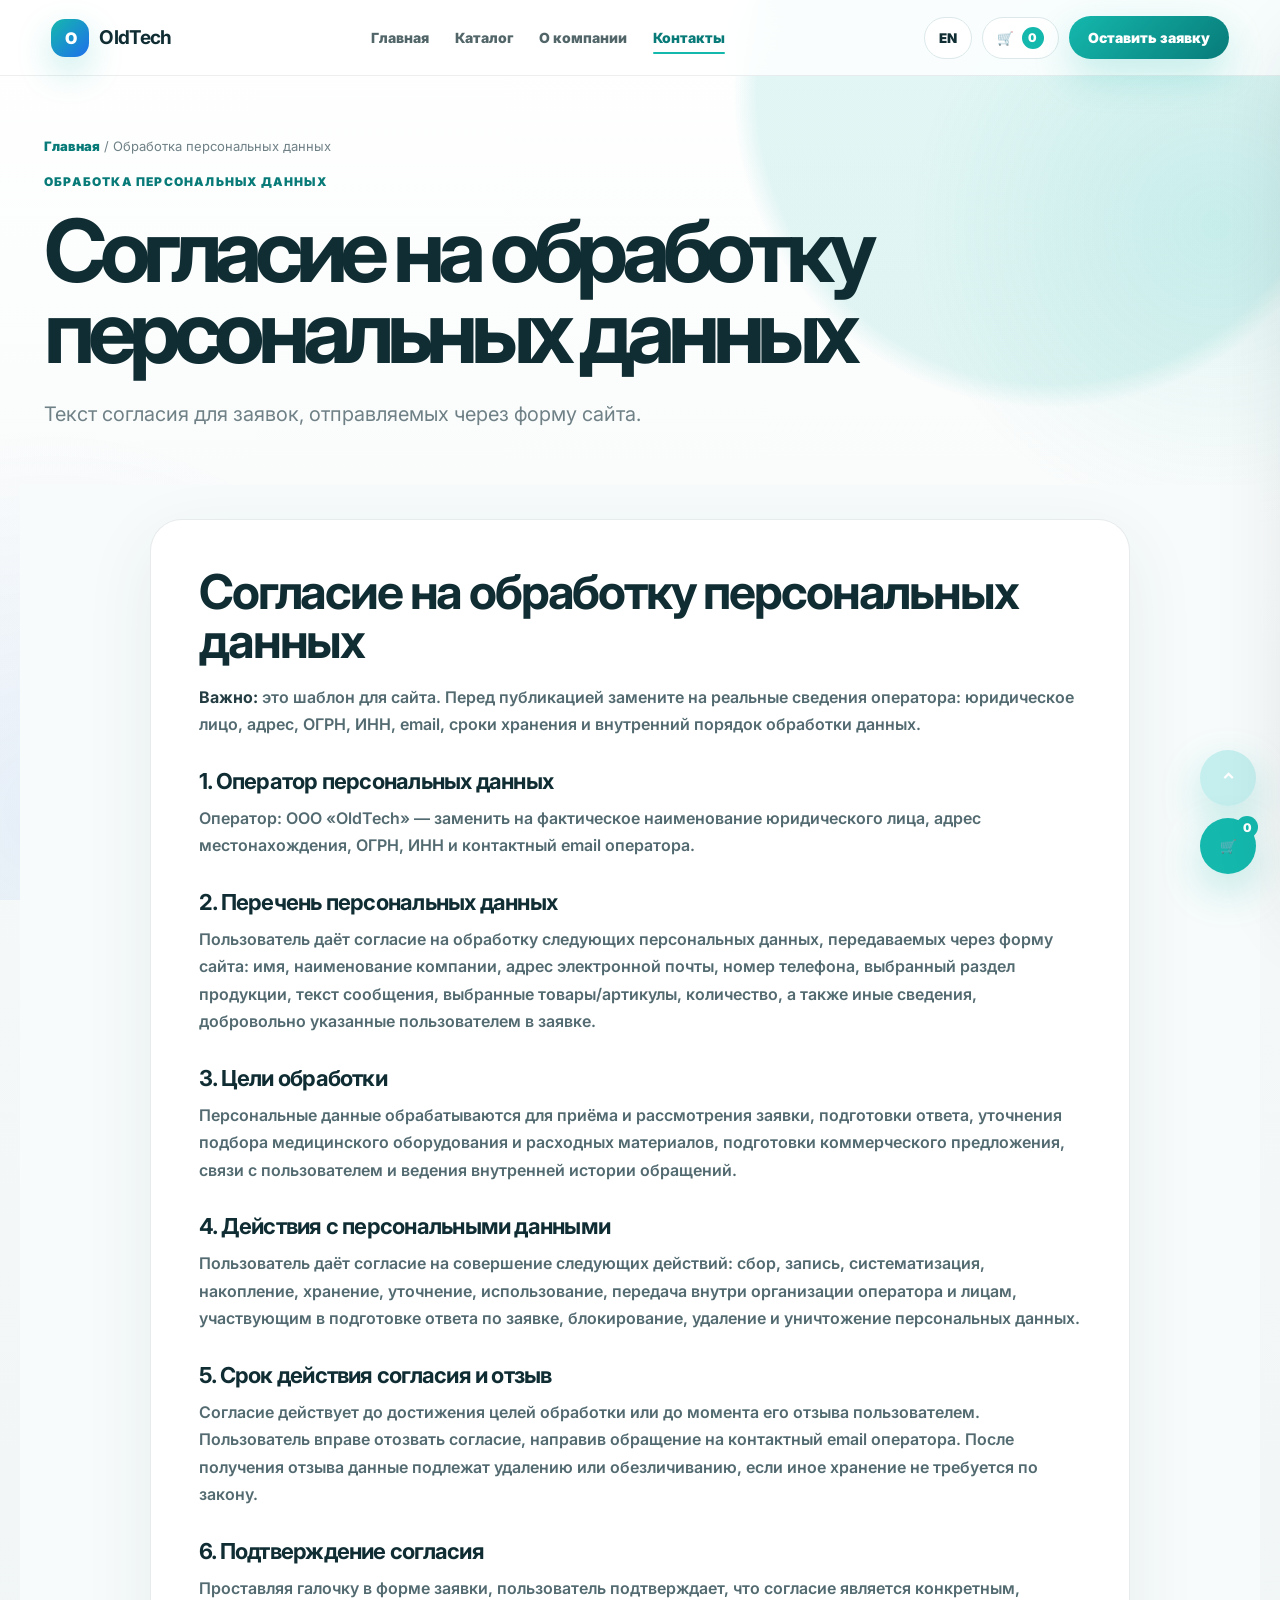
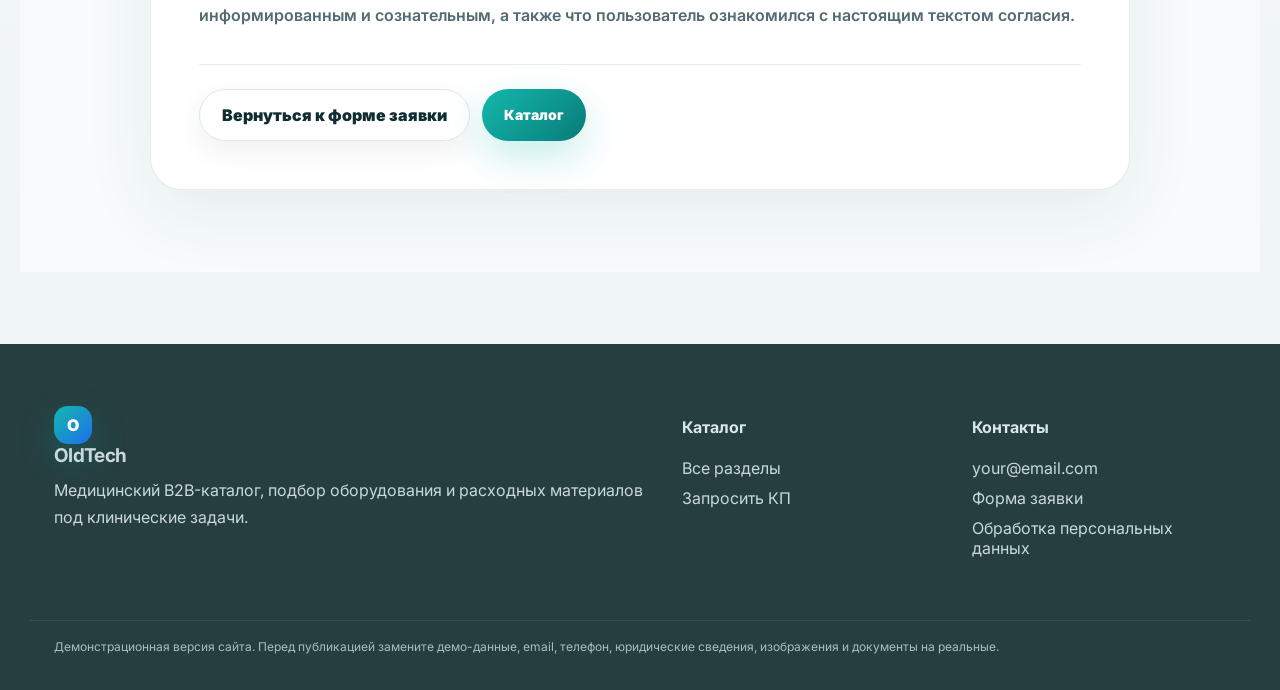
<file: personal-data.html>
<!DOCTYPE html>
<html lang="ru">
<head>
  <meta charset="UTF-8" />
  <meta name="viewport" content="width=device-width, initial-scale=1.0" />
  <meta name="description" content="Согласие на обработку персональных данных для сайта OldTech." />
  <title>Согласие на обработку персональных данных — OldTech</title>
  <link rel="preconnect" href="https://fonts.googleapis.com">
  <link rel="preconnect" href="https://fonts.gstatic.com" crossorigin>
  <link href="https://fonts.googleapis.com/css2?family=Inter:wght@400;500;600;700;800;900&display=swap" rel="stylesheet">
  <link rel="stylesheet" href="styles.css" />
  <script src="products-data.js"></script>
</head>
<body>
  <script src="script.js"></script>
</body>
</html>
</file>
<file: styles.css>
:root{
  --bg:#f5f8f8;
  --surface:#ffffff;
  --surface-2:#f8fbfb;
  --ink:#0f2d33;
  --ink-2:#263f45;
  --muted:#6f8186;
  --line:#dce8ea;
  --teal:#14b8ad;
  --teal-dark:#087b79;
  --aqua:#dff8f4;
  --blue:#1f6feb;
  --gold:#c99943;
  --shadow:0 18px 50px rgba(15,45,51,.08);
  --shadow-strong:0 30px 90px rgba(15,45,51,.14);
  --radius:26px;
}
*{box-sizing:border-box}
html{scroll-behavior:smooth}
body{
  margin:0;
  font-family:Inter,system-ui,-apple-system,BlinkMacSystemFont,"Segoe UI",sans-serif;
  background:
    radial-gradient(circle at 82% 4%,rgba(20,184,173,.12) 0 12%,transparent 13%),
    linear-gradient(180deg,#fff 0%,#f5f8f8 42%,#edf3f4 100%);
  color:var(--ink);
}
body.cart-open{overflow:hidden}
a{text-decoration:none;color:inherit}
button,input,textarea,select{font-family:inherit}
img{max-width:100%;display:block}
.page-bg{position:fixed;inset:0;z-index:-1;pointer-events:none;background:radial-gradient(circle at 95% 25%,rgba(20,184,173,.12),transparent 22%),radial-gradient(circle at 4% 90%,rgba(31,111,235,.08),transparent 26%)}

/* Header */
.topbar{
  position:sticky;top:0;z-index:80;
  display:flex;align-items:center;justify-content:space-between;gap:24px;
  padding:16px clamp(18px,4vw,64px);
  background:rgba(255,255,255,.78);
  border-bottom:1px solid rgba(15,45,51,.08);
  backdrop-filter:blur(20px);
}
.logo{display:flex;align-items:center;gap:10px;font-weight:900;letter-spacing:-.04em}
.logo span{width:38px;height:38px;border-radius:14px;display:grid;place-items:center;background:linear-gradient(135deg,var(--teal),var(--blue));color:#fff;box-shadow:0 14px 34px rgba(20,184,173,.25)}
.logo strong{font-size:19px}
.topbar nav{display:flex;gap:26px;color:#526669;font-weight:850;font-size:14px}
.topbar nav a{position:relative}
.topbar nav a:after{content:"";position:absolute;left:0;right:0;bottom:-8px;height:2px;border-radius:3px;background:var(--teal);transform:scaleX(0);transform-origin:left;transition:.22s}
.topbar nav a.active,.topbar nav a:hover{color:var(--teal-dark)}
.topbar nav a.active:after,.topbar nav a:hover:after{transform:scaleX(1)}
.top-actions{display:flex;align-items:center;gap:10px}
.lang-toggle,.basket-button{
  border:1px solid var(--line);background:#fff;color:var(--ink);font-weight:900;
  min-height:42px;border-radius:999px;padding:0 14px;cursor:pointer;transition:.22s;
}
.basket-button{display:flex;gap:8px;align-items:center}
.cart-count{display:inline-grid;place-items:center;min-width:22px;height:22px;border-radius:999px;background:var(--teal);color:#fff;font-size:12px;padding:0 6px}
.lang-toggle:hover,.basket-button:hover{transform:translateY(-2px);box-shadow:0 12px 30px rgba(15,45,51,.08)}
.top-cta,.btn-primary{
  display:inline-flex;align-items:center;justify-content:center;gap:10px;
  padding:13px 19px;border-radius:999px;border:0;background:linear-gradient(135deg,var(--teal),var(--teal-dark));
  color:#fff;font-weight:900;font-size:14px;transition:.24s;box-shadow:0 16px 38px rgba(20,184,173,.24);cursor:pointer
}
.top-cta:hover,.btn-primary:hover{transform:translateY(-2px);box-shadow:0 22px 54px rgba(20,184,173,.28)}
.btn{display:inline-flex;align-items:center;justify-content:center;gap:10px;padding:15px 22px;border-radius:999px;font-weight:900;transition:.22s;border:none;cursor:pointer}
.btn-secondary{background:#fff;color:var(--ink);box-shadow:0 10px 28px rgba(38,62,64,.07);border:1px solid var(--line)}
.btn-secondary:hover{transform:translateY(-3px);box-shadow:var(--shadow)}

/* Typography */
.hero,.section,.page-hero,.product-page{max-width:1240px;margin:0 auto;padding-left:24px;padding-right:24px}
.eyebrow{font-size:12px;font-weight:950;text-transform:uppercase;letter-spacing:.1em;color:var(--teal-dark);margin:0 0 18px}
h1,h2,h3,p{margin-top:0}
h1{font-size:clamp(44px,6.8vw,92px);line-height:.93;letter-spacing:-.085em;margin-bottom:24px}
h2{font-size:clamp(31px,4.2vw,58px);line-height:1.02;letter-spacing:-.06em;margin-bottom:18px}
h3{font-size:22px;line-height:1.18;letter-spacing:-.035em;margin-bottom:10px}
p{color:var(--muted);line-height:1.72}
.lead{font-size:20px;max-width:760px}
.actions{display:flex;gap:14px;flex-wrap:wrap;margin:32px 0}
.badges{display:flex;gap:10px;flex-wrap:wrap}
.pill,.badges span{
  padding:9px 12px;border-radius:999px;background:#fff;border:1px solid var(--line);
  font-size:13px;font-weight:850;color:#50676b;
}

/* Top MRI scroll section */
.mri-scroll-section{
  position:relative;
  background:#fff;
  min-height:420vh;
  overflow:clip;
}
.mri-pin{
  min-height:100vh;
  width:100%;
  display:flex;
  flex-direction:column;
  align-items:center;
  justify-content:center;
  padding:54px 24px 34px;
  background:#fff;
}
.mri-centered-copy{
  max-width:980px;
  text-align:center;
  margin:0 auto 18px;
  z-index:2;
}
.mri-centered-copy .lead{margin-left:auto;margin-right:auto}
.mri-stage{
  width:min(68vw,1120px);
  max-width:1120px;
  aspect-ratio:1/1;
  display:flex;
  align-items:center;
  justify-content:center;
  background:#fff;
  position:relative;
  z-index:1;
}
.mri-stage:before{
  content:"";
  position:absolute;
  inset:8%;
  background:radial-gradient(circle,rgba(20,184,173,.06),rgba(255,255,255,0) 65%);
  z-index:-1;
}
.mri-video{
  width:100%;
  height:100%;
  object-fit:contain;
  display:block;
  background:#fff;
  border:0;
  outline:0;
}
.scroll-cue{
  color:#6d7c81;
  font-size:13px;
  font-weight:900;
  letter-spacing:.06em;
  text-transform:uppercase;
  margin-top:-8px;
  animation:cuedrop 1.9s ease-in-out infinite;
}
@keyframes cuedrop{50%{transform:translateY(6px);opacity:.55}}

/* Dashboard */
.section{padding-top:82px;padding-bottom:82px}
.intro-dashboard{padding-top:90px}
.dashboard-card{
  background:linear-gradient(145deg,#fff,#f8fbfb);
  border:1px solid rgba(15,45,51,.08);
  border-radius:42px;
  box-shadow:var(--shadow);
  padding:44px;
  display:grid;
  grid-template-columns:1.1fr .9fr;
  gap:34px;
  align-items:center;
  position:relative;
  overflow:hidden;
}
.dashboard-card:before{
  content:"";position:absolute;width:420px;height:420px;border-radius:50%;right:-150px;top:-150px;
  background:radial-gradient(circle,rgba(20,184,173,.16),transparent 68%);
}
.dashboard-card>*{position:relative}
.overview-grid{display:grid;grid-template-columns:repeat(3,1fr);gap:14px}
.overview-grid div{background:#fff;border:1px solid var(--line);border-radius:22px;padding:18px;transition:.22s}
.overview-grid div:hover{transform:translateY(-5px);box-shadow:var(--shadow)}
.overview-grid b{display:block;font-size:18px;color:var(--teal-dark);margin-bottom:6px}
.overview-grid span{color:var(--muted);font-size:13px;line-height:1.35}

/* Cards */
.section-head{display:grid;grid-template-columns:.65fr 1.35fr;gap:36px;align-items:end;margin-bottom:34px}
.category-grid{display:grid;grid-template-columns:repeat(3,1fr);gap:18px}
.cat-card{
  position:relative;min-height:260px;background:#fff;border-radius:var(--radius);
  padding:26px 28px;overflow:hidden;border:1px solid rgba(38,62,64,.08);
  box-shadow:0 14px 40px rgba(38,62,64,.06);transition:.25s;display:flex;flex-direction:column
}
.modern-card:hover,.cat-card:hover{transform:translateY(-8px);box-shadow:var(--shadow-strong);border-color:rgba(20,184,173,.25)}
.cat-card h3{max-width:92%;min-height:58px;font-size:22px;line-height:1.16;z-index:2}
.cat-card .plus{color:var(--teal);font-size:30px;font-weight:950;line-height:1;margin:2px 0 12px;z-index:2;transition:.22s}
.cat-card:hover .plus{transform:rotate(90deg) scale(1.12)}
.cat-card p{max-width:68%;font-size:15px;line-height:1.58;display:-webkit-box;-webkit-line-clamp:3;-webkit-box-orient:vertical;overflow:hidden;z-index:2;margin-bottom:72px}
.cat-card img{position:absolute;right:14px;bottom:12px;width:155px;height:118px;object-fit:contain;opacity:.95;z-index:1;pointer-events:none;transition:.3s}
.cat-card:hover img{transform:translateY(-5px) scale(1.05)}
.cat-card:after{content:"";position:absolute;right:-26px;bottom:-34px;width:185px;height:142px;border-radius:70px 0 24px 0;background:linear-gradient(135deg,rgba(20,184,173,.08),rgba(235,247,255,.9));z-index:0}
.cat-meta{position:absolute;left:28px;bottom:22px;max-width:70%;z-index:3}

/* Pages */
.page-hero{padding-top:62px;padding-bottom:34px}
.compact-page-hero{padding-bottom:14px}
.breadcrumbs{font-size:13px;color:var(--muted);margin-bottom:18px}
.breadcrumbs a{font-weight:900;color:var(--teal-dark)}
.quick-filter-row{display:flex;flex-wrap:wrap;gap:10px;margin-top:26px}
.quick-filter-chip{
  border:1px solid var(--line);background:#fff;border-radius:999px;padding:11px 15px;
  font-weight:900;color:#4f6469;cursor:pointer;transition:.22s;
}
.quick-filter-chip:hover,.quick-filter-chip.active{background:var(--ink);color:#fff;border-color:var(--ink);transform:translateY(-2px)}
.catalog-layout{display:grid;grid-template-columns:280px 1fr;gap:30px;align-items:start}
.sidebar{position:sticky;top:94px;max-height:calc(100vh - 110px);overflow:auto;padding-right:8px}
.filter-title{font-size:28px;font-weight:950;letter-spacing:-.04em;margin-bottom:20px}
.filter-block{background:rgba(255,255,255,.74);border:1px solid rgba(225,234,236,.95);border-radius:18px;padding:14px;margin-bottom:12px;box-shadow:0 10px 26px rgba(15,45,51,.04)}
.filter-block summary{cursor:pointer;font-weight:900;color:#40575b}
.filter-options{display:grid;gap:8px;margin-top:12px;max-height:240px;overflow:auto}
.filter-label{display:flex;align-items:flex-start;gap:9px;font-weight:750;color:#40575b;cursor:pointer;font-size:13px;line-height:1.28}
.filter-label input{accent-color:var(--teal);margin-top:2px}
.search-row{display:grid;grid-template-columns:1fr auto;gap:12px;margin-bottom:14px}
.search-row input,.sortbar input,select{
  border:1px solid transparent;outline:none;background:#fff;border-radius:18px;padding:15px 18px;
  font-family:inherit;color:var(--ink);box-shadow:0 6px 20px rgba(38,62,64,.04);transition:.22s
}
.search-row input:focus,select:focus{border-color:rgba(20,184,173,.45);box-shadow:0 0 0 4px rgba(20,184,173,.1)}
.sortbar{display:flex;align-items:center;justify-content:space-between;gap:14px;flex-wrap:wrap;background:#fff;border-radius:22px;padding:14px 18px;margin-bottom:18px;box-shadow:0 8px 24px rgba(38,62,64,.05)}
.sortbar small{color:var(--muted)}
.product-grid{display:grid;grid-template-columns:repeat(3,1fr);gap:18px;align-items:stretch}
.product-card{
  min-height:440px;background:#fff;border-radius:var(--radius);padding:22px;display:flex;flex-direction:column;transition:.25s;
  box-shadow:0 12px 32px rgba(38,62,64,.06);border:1px solid rgba(38,62,64,.06);overflow:hidden
}
.product-link-area{display:flex;flex-direction:column;flex:1}
.product-image{height:172px;display:flex;align-items:center;justify-content:center;margin:0 0 18px;border-radius:22px;background:linear-gradient(180deg,#fff,#f6fbfc);overflow:hidden}
.product-image img{max-height:152px;max-width:94%;object-fit:contain;transition:.28s}
.product-card:hover .product-image img{transform:scale(1.05)}
.product-kicker{min-height:32px;font-size:12px;line-height:1.25;font-weight:950;color:var(--teal);margin-bottom:10px;display:-webkit-box;-webkit-line-clamp:2;-webkit-box-orient:vertical;overflow:hidden}
.product-card h3{font-size:19px;line-height:1.28;min-height:74px;display:-webkit-box;-webkit-line-clamp:3;-webkit-box-orient:vertical;overflow:hidden;margin-bottom:12px}
.product-card p{min-height:24px;font-size:15px;display:-webkit-box;-webkit-line-clamp:1;-webkit-box-orient:vertical;overflow:hidden}
.price{font-weight:950;color:#98a5a9;margin-top:auto}
.buy-row{display:flex;align-items:center;justify-content:space-between;gap:10px;margin-top:18px}
.cart-btn{width:58px;height:58px;border-radius:22px 0 22px 22px;border:none;background:linear-gradient(135deg,var(--teal),var(--teal-dark));color:white;font-size:24px;cursor:pointer;transition:.22s;box-shadow:0 14px 34px rgba(20,184,173,.22)}
.cart-btn:hover{transform:scale(1.06) rotate(-3deg);box-shadow:0 20px 44px rgba(20,184,173,.30)}
.no-results{grid-column:1/-1;background:#fff;border-radius:24px;padding:34px;text-align:center;color:var(--muted)}

/* Product detail */
.product-page{padding-top:34px;padding-bottom:74px}
.product-main{display:grid;grid-template-columns:1.1fr .9fr;gap:28px;align-items:start}
.info-panel,.media-panel,.doc-panel,.variants-panel,.form-card,.modern-panel{
  background:#fff;border-radius:30px;padding:32px;box-shadow:0 14px 42px rgba(38,62,64,.06);border:1px solid rgba(38,62,64,.06)
}
.info-panel h1{font-size:clamp(34px,4.2vw,54px);line-height:1.04}
.purpose-block{margin-top:30px}
.purpose-block b{display:block;margin-bottom:10px}
.media-panel{padding:18px}
.product-big-img{height:430px;border-radius:24px;background:linear-gradient(180deg,#fff,#f7fbfc);display:flex;align-items:center;justify-content:center;overflow:hidden}
.product-big-img img{width:90%;height:90%;object-fit:contain}
.doc-panel{margin-top:16px;padding:0;overflow:hidden}
.accordion{border:0;background:#fff;width:100%;text-align:left;padding:24px 28px;display:flex;align-items:center;justify-content:space-between;font-weight:950;cursor:pointer;color:var(--ink);font-family:inherit;font-size:16px}
.accordion-content{display:none;padding:0 28px 26px}
.doc-panel.open .accordion-content{display:block}
.spec-grid{display:grid;grid-template-columns:repeat(2,1fr);gap:10px;margin-top:22px}
.spec-grid div{background:#f7fbfc;border:1px solid var(--line);border-radius:16px;padding:12px}
.spec-grid b{display:block;font-size:12px;color:#6f8186;margin-bottom:6px}
.variants-panel{margin-top:28px;padding:0;overflow:hidden}
.table-heading{padding:26px 26px 10px}
.table-heading h2{font-size:28px;margin-bottom:6px}
.table-title,.variant-row{display:grid;grid-template-columns:1.7fr 1fr 1fr 1fr .9fr;gap:18px;align-items:center}
.table-title{padding:18px 26px;color:#859296;font-size:13px;font-weight:950}
.variant-row{min-height:86px;background:#fff;margin:0 0 10px;padding:22px 26px;border-top:1px solid #eef3f4}
.variant-row b{display:block}
.variant-row small{color:var(--muted)}
.btn-mini-cart{border:0;border-radius:999px;background:var(--ink);color:#fff;font-weight:900;padding:10px 14px;cursor:pointer;transition:.22s}
.btn-mini-cart:hover{background:var(--teal-dark);transform:translateY(-2px)}
.form-card{display:grid;grid-template-columns:.9fr 1.1fr;gap:34px}
.form{display:grid;gap:12px}
.form input,.form textarea,.form select{width:100%;border:1px solid var(--line);border-radius:16px;padding:15px 16px;font-family:inherit;background:#fff}
.form textarea{min-height:190px}

/* Basket */
.cart-backdrop{position:fixed;inset:0;background:rgba(3,18,22,.34);backdrop-filter:blur(5px);z-index:120;opacity:0;pointer-events:none;transition:.22s}
.cart-drawer{
  position:fixed;right:18px;top:18px;bottom:18px;width:min(440px,calc(100vw - 36px));
  background:#fff;border:1px solid var(--line);border-radius:30px;box-shadow:var(--shadow-strong);z-index:130;
  transform:translateX(calc(100% + 40px));transition:.28s ease;display:flex;flex-direction:column;overflow:hidden
}
.cart-open .cart-backdrop{opacity:1;pointer-events:auto}
.cart-open .cart-drawer{transform:translateX(0)}
.cart-head{display:flex;justify-content:space-between;align-items:flex-start;padding:26px 26px 14px;border-bottom:1px solid var(--line)}
.drawer-close{border:0;background:#f3f7f8;border-radius:50%;width:38px;height:38px;font-size:25px;line-height:1;cursor:pointer}
.cart-items{padding:16px;overflow:auto;flex:1}
.cart-empty{padding:30px;text-align:center;color:var(--muted);background:#f8fbfb;border-radius:22px}
.cart-item{display:grid;grid-template-columns:1fr auto;gap:10px;background:#f8fbfb;border:1px solid var(--line);border-radius:20px;padding:14px;margin-bottom:10px}
.cart-item b{display:block;font-size:14px;line-height:1.25}
.cart-item small{display:block;color:var(--muted);margin-top:6px}
.cart-qty{display:flex;align-items:center;gap:8px;background:#fff;border:1px solid var(--line);border-radius:999px;padding:5px}
.cart-qty button{border:0;background:transparent;font-weight:950;cursor:pointer;width:24px;height:24px}
.cart-remove{grid-column:1/-1;justify-self:start;border:0;background:transparent;color:#a33;font-weight:900;cursor:pointer}
.cart-actions{display:flex;gap:10px;padding:16px;border-top:1px solid var(--line)}
.cart-actions .btn{flex:1}
.toast{position:fixed;left:50%;bottom:28px;transform:translate(-50%,20px);z-index:200;background:var(--ink);color:#fff;border-radius:999px;padding:12px 18px;font-weight:900;box-shadow:var(--shadow);opacity:0;pointer-events:none;transition:.22s}
.toast.visible{opacity:1;transform:translate(-50%,0)}
.float-buttons{position:fixed;right:24px;bottom:26px;display:grid;gap:12px;z-index:70}
.float-buttons a,.float-buttons button{width:56px;height:56px;border-radius:50%;border:0;background:var(--teal);display:grid;place-items:center;color:white;font-weight:950;box-shadow:0 16px 40px rgba(20,184,173,.25);cursor:pointer}
.float-buttons a:first-child{background:#c5eeee;color:#fff}
.float-buttons button{position:relative}
.float-buttons .cart-count{position:absolute;right:-2px;top:-2px}

.footer{margin-top:72px;background:#263e40;color:#d8e7e9}
.footer-grid{max-width:1220px;margin:0 auto;padding:52px 24px;display:grid;grid-template-columns:1.4fr .6fr .6fr;gap:36px}
.footer a{display:block;margin:10px 0;color:#c8d8dc}
.footer p{color:#c8d8dc}
.footer-note{max-width:1220px;margin:0 auto;padding:18px 24px 36px;color:#a8bdc2;font-size:12px;border-top:1px solid rgba(255,255,255,.09)}

.reveal{opacity:0;transform:translateY(22px);transition:opacity .65s ease,transform .65s ease}
.reveal.visible{opacity:1;transform:translateY(0)}
.hidden{display:none!important}

@media(max-width:1120px){
  .topbar nav{display:none}
  .top-cta{display:none}
  .mri-stage{width:min(86vw,900px)}
  .catalog-layout,.product-main,.form-card,.dashboard-card{grid-template-columns:1fr}
  .sidebar{position:relative;top:auto;max-height:none}
  .category-grid,.product-grid{grid-template-columns:repeat(2,1fr)}
}
@media(max-width:680px){
  .topbar{padding:12px 14px}
  .logo strong{display:none}
  h1{font-size:42px}
  .lead{font-size:17px}
  .mri-pin{padding:46px 16px 24px;justify-content:center}
  .mri-stage{width:96vw}
  .mri-scroll-section{min-height:360vh}
  .category-grid,.product-grid{grid-template-columns:1fr}
  .overview-grid{grid-template-columns:1fr}
  .dashboard-card{padding:28px;border-radius:30px}
  .section-head{grid-template-columns:1fr}
  .search-row{grid-template-columns:1fr}
  .table-title{display:none}
  .variant-row{grid-template-columns:1fr}
  .footer-grid{grid-template-columns:1fr}
  .spec-grid{grid-template-columns:1fr}
  .cat-card p{max-width:72%}
  .cat-card img{width:130px;height:96px}
  .product-card{min-height:auto}
}
@media(prefers-reduced-motion:reduce){
  *{animation:none!important;transition:none!important;scroll-behavior:auto!important}
  .reveal{opacity:1;transform:none}
  .mri-scroll-section{min-height:auto}
  .mri-pin{min-height:auto}
}


/* MRI hero fixed: centered, no cut-off, text over blurred animation */
.mri-scroll-section.mri-top-section{
  min-height:440vh;
  background:#fff;
  overflow:visible;
}

.mri-scroll-section .mri-pin{
  min-height:100svh;
  height:100svh;
  width:100%;
  padding:0;
  display:flex;
  align-items:center;
  justify-content:center;
  background:#fff;
  overflow:hidden;
}

.mri-visual-wrap{
  position:relative;
  width:100%;
  height:100svh;
  min-height:720px;
  display:grid;
  place-items:center;
  overflow:hidden;
  background:#fff;
  isolation:isolate;
}

.mri-visual-wrap:before{
  content:"";
  position:absolute;
  inset:0;
  background:
    radial-gradient(circle at 50% 46%, rgba(20,184,173,.10), transparent 34%),
    linear-gradient(180deg, rgba(255,255,255,.93) 0%, rgba(255,255,255,.74) 44%, rgba(255,255,255,.96) 100%);
  z-index:1;
  pointer-events:none;
}

.mri-video-bg{
  position:absolute;
  left:50%;
  top:52%;
  width:min(118vw,1780px);
  height:min(118vh,1180px);
  transform:translate(-50%,-50%) scale(1.05);
  object-fit:contain;
  filter:blur(18px) saturate(.92) brightness(1.09);
  opacity:.34;
  z-index:0;
  pointer-events:none;
  background:#fff;
}

.mri-stage{
  position:absolute;
  left:50%;
  top:54%;
  transform:translate(-50%,-50%);
  width:min(86vw,1280px);
  height:min(68vh,760px);
  max-height:760px;
  aspect-ratio:auto;
  display:flex;
  align-items:center;
  justify-content:center;
  background:transparent;
  z-index:2;
  pointer-events:none;
}

.mri-stage:before{
  display:none;
}

.mri-video{
  width:100%;
  height:100%;
  object-fit:contain;
  object-position:center center;
  background:transparent;
  filter:drop-shadow(0 28px 60px rgba(15,45,51,.08));
}

.mri-centered-copy{
  position:relative;
  z-index:4;
  width:min(1040px,calc(100vw - 36px));
  max-width:1040px;
  text-align:center;
  padding:34px 36px 30px;
  margin:0 auto;
  border:1px solid rgba(220,232,234,.78);
  border-radius:34px;
  background:rgba(255,255,255,.70);
  backdrop-filter:blur(16px);
  -webkit-backdrop-filter:blur(16px);
  box-shadow:0 30px 90px rgba(15,45,51,.12);
}

.mri-centered-copy h1{
  font-size:clamp(44px,6.6vw,94px);
  line-height:.92;
  letter-spacing:-.09em;
  margin-bottom:18px;
  color:var(--ink);
  text-wrap:balance;
}

.mri-centered-copy .lead{
  max-width:760px;
  margin:0 auto;
  color:#536a70;
  font-weight:650;
}

.hero-overlay-actions{
  display:flex;
  justify-content:center;
  flex-wrap:wrap;
  gap:12px;
  margin-top:22px;
}

.mri-visual-wrap .scroll-cue{
  position:absolute;
  left:50%;
  bottom:24px;
  transform:translateX(-50%);
  z-index:5;
  color:#5b7075;
  background:rgba(255,255,255,.72);
  border:1px solid rgba(220,232,234,.8);
  border-radius:999px;
  padding:10px 14px;
  backdrop-filter:blur(10px);
  -webkit-backdrop-filter:blur(10px);
}

@media(max-width:1100px){
  .mri-visual-wrap{
    min-height:680px;
  }

  .mri-stage{
    top:57%;
    width:96vw;
    height:min(60vh,650px);
  }

  .mri-centered-copy{
    width:min(920px,calc(100vw - 28px));
    padding:28px 24px;
  }
}

@media(max-width:680px){
  .mri-scroll-section.mri-top-section{
    min-height:380vh;
  }

  .mri-visual-wrap{
    min-height:620px;
  }

  .mri-centered-copy{
    padding:22px 18px;
    border-radius:26px;
    background:rgba(255,255,255,.78);
  }

  .mri-centered-copy h1{
    font-size:clamp(36px,12vw,54px);
    letter-spacing:-.075em;
  }

  .mri-centered-copy .lead{
    font-size:15.5px;
  }

  .mri-stage{
    top:62%;
    width:106vw;
    height:min(48vh,460px);
  }

  .mri-video-bg{
    width:150vw;
    height:94vh;
    filter:blur(16px) brightness(1.1);
    opacity:.28;
  }

  .hero-overlay-actions .btn{
    width:100%;
  }
}


/* New uploaded animation layout: title first, animation below, no cutoff */
.mri-title-first.mri-scroll-section{
  min-height:440vh;
  background:#fff;
  overflow:visible;
}

.mri-title-first .mri-pin{
  min-height:100svh;
  height:100svh;
  padding:0;
  overflow:hidden;
  background:
    radial-gradient(circle at 50% 62%, rgba(20,184,173,.08), transparent 38%),
    linear-gradient(180deg,#ffffff 0%,#fbfdfd 48%,#ffffff 100%);
}

.mri-title-first .mri-visual-wrap{
  position:relative;
  width:100%;
  height:100svh;
  min-height:720px;
  display:flex;
  flex-direction:column;
  align-items:center;
  justify-content:flex-start;
  padding:clamp(72px,8vh,104px) 24px 32px;
  overflow:hidden;
  background:transparent;
}

.mri-title-first .mri-visual-wrap:before{
  content:"";
  position:absolute;
  inset:0;
  background:
    linear-gradient(180deg, rgba(255,255,255,.98) 0%, rgba(255,255,255,.88) 30%, rgba(255,255,255,.82) 72%, rgba(255,255,255,.98) 100%),
    radial-gradient(circle at 50% 68%, rgba(20,184,173,.12), transparent 40%);
  z-index:1;
  pointer-events:none;
}

.mri-title-first .mri-centered-copy{
  position:relative;
  z-index:5;
  width:min(1120px,calc(100vw - 36px));
  max-width:1120px;
  text-align:center;
  padding:0;
  margin:0 auto clamp(18px,3vh,32px);
  border:0;
  border-radius:0;
  background:transparent;
  backdrop-filter:none;
  -webkit-backdrop-filter:none;
  box-shadow:none;
}

.mri-title-first .mri-centered-copy .eyebrow{
  margin-bottom:12px;
}

.mri-title-first .mri-centered-copy h1{
  font-size:clamp(42px,6.2vw,86px);
  line-height:.94;
  letter-spacing:-.085em;
  max-width:1050px;
  margin:0 auto 16px;
  color:var(--ink);
  text-wrap:balance;
  text-shadow:0 12px 38px rgba(255,255,255,.95);
}

.mri-title-first .mri-centered-copy .lead{
  max-width:760px;
  margin:0 auto;
  color:#5a7075;
  font-weight:650;
  text-shadow:0 4px 18px rgba(255,255,255,.95);
}

.mri-title-first .hero-overlay-actions{
  margin-top:20px;
}

.mri-title-first .mri-stage{
  position:relative;
  left:auto;
  top:auto;
  transform:none;
  z-index:3;
  width:min(88vw,1240px);
  height:clamp(340px,52svh,650px);
  max-height:650px;
  display:flex;
  align-items:center;
  justify-content:center;
  background:transparent;
  pointer-events:none;
  flex:0 0 auto;
}

.mri-title-first .mri-video{
  width:100%;
  height:100%;
  max-width:100%;
  max-height:100%;
  object-fit:contain;
  object-position:center center;
  background:transparent;
  filter:drop-shadow(0 30px 70px rgba(15,45,51,.11));
}

.mri-title-first .mri-video-bg{
  position:absolute;
  left:50%;
  top:65%;
  width:min(120vw,1700px);
  height:min(80vh,900px);
  transform:translate(-50%,-50%) scale(1.08);
  object-fit:contain;
  object-position:center center;
  filter:blur(22px) saturate(.96) brightness(1.08);
  opacity:.28;
  z-index:0;
  pointer-events:none;
  background:#fff;
}

.mri-title-first .scroll-cue{
  position:absolute;
  left:50%;
  bottom:24px;
  transform:translateX(-50%);
  z-index:6;
  color:#5b7075;
  background:rgba(255,255,255,.76);
  border:1px solid rgba(220,232,234,.9);
  border-radius:999px;
  padding:10px 14px;
  backdrop-filter:blur(10px);
  -webkit-backdrop-filter:blur(10px);
}

@media(max-width:1100px){
  .mri-title-first .mri-visual-wrap{
    min-height:680px;
    padding-top:80px;
  }

  .mri-title-first .mri-stage{
    width:96vw;
    height:clamp(320px,48svh,580px);
  }
}

@media(max-width:680px){
  .mri-title-first.mri-scroll-section{
    min-height:390vh;
  }

  .mri-title-first .mri-visual-wrap{
    min-height:640px;
    padding:70px 14px 28px;
  }

  .mri-title-first .mri-centered-copy{
    width:min(100%,calc(100vw - 24px));
    margin-bottom:12px;
  }

  .mri-title-first .mri-centered-copy h1{
    font-size:clamp(34px,10.8vw,52px);
    letter-spacing:-.075em;
  }

  .mri-title-first .mri-centered-copy .lead{
    font-size:15.5px;
    line-height:1.55;
  }

  .mri-title-first .hero-overlay-actions{
    display:none;
  }

  .mri-title-first .mri-stage{
    width:104vw;
    height:clamp(310px,48svh,470px);
  }

  .mri-title-first .mri-video-bg{
    width:150vw;
    height:70vh;
    top:66%;
    opacity:.22;
  }
}


/* Forceps category scroll-driven animation */
.forceps-scroll-section.product-scroll-section{
  min-height:430vh;
  background:#fff;
  overflow:visible;
}

.forceps-scroll-section .product-scroll-pin{
  min-height:100svh;
  height:100svh;
  width:100%;
  padding:0;
  display:flex;
  align-items:center;
  justify-content:center;
  background:
    radial-gradient(circle at 50% 64%, rgba(20,184,173,.09), transparent 38%),
    linear-gradient(180deg,#ffffff 0%,#fbfdfd 48%,#ffffff 100%);
  overflow:hidden;
}

.forceps-scroll-section .product-scroll-wrap{
  position:relative;
  width:100%;
  height:100svh;
  min-height:720px;
  display:flex;
  flex-direction:column;
  align-items:center;
  justify-content:flex-start;
  padding:clamp(72px,8vh,104px) 24px 32px;
  overflow:hidden;
  background:#fff;
  isolation:isolate;
}

.forceps-scroll-section .product-scroll-wrap:before{
  content:"";
  position:absolute;
  inset:0;
  background:
    linear-gradient(180deg, rgba(255,255,255,.98) 0%, rgba(255,255,255,.88) 30%, rgba(255,255,255,.82) 72%, rgba(255,255,255,.98) 100%),
    radial-gradient(circle at 50% 68%, rgba(20,184,173,.12), transparent 40%);
  z-index:1;
  pointer-events:none;
}

.product-scroll-copy{
  position:relative;
  z-index:5;
  width:min(1120px,calc(100vw - 36px));
  max-width:1120px;
  text-align:center;
  padding:0;
  margin:0 auto clamp(16px,3vh,30px);
}

.product-scroll-copy h1{
  font-size:clamp(42px,6.2vw,86px);
  line-height:.94;
  letter-spacing:-.085em;
  max-width:1050px;
  margin:0 auto 16px;
  color:var(--ink);
  text-wrap:balance;
  text-shadow:0 12px 38px rgba(255,255,255,.95);
}

.product-scroll-copy .lead{
  max-width:820px;
  margin:0 auto;
  color:#5a7075;
  font-weight:650;
  text-shadow:0 4px 18px rgba(255,255,255,.95);
}

.product-scroll-stage{
  position:relative;
  z-index:3;
  width:min(88vw,1240px);
  height:clamp(340px,52svh,650px);
  max-height:650px;
  display:flex;
  align-items:center;
  justify-content:center;
  background:transparent;
  pointer-events:none;
  flex:0 0 auto;
}

.product-scroll-video{
  width:100%;
  height:100%;
  max-width:100%;
  max-height:100%;
  object-fit:contain;
  object-position:center center;
  background:transparent;
  filter:drop-shadow(0 30px 70px rgba(15,45,51,.11));
}

.product-video-bg{
  position:absolute;
  left:50%;
  top:65%;
  width:min(120vw,1700px);
  height:min(80vh,900px);
  transform:translate(-50%,-50%) scale(1.08);
  object-fit:contain;
  object-position:center center;
  filter:blur(22px) saturate(.96) brightness(1.08);
  opacity:.25;
  z-index:0;
  pointer-events:none;
  background:#fff;
}

.forceps-scroll-section .scroll-cue{
  position:absolute;
  left:50%;
  bottom:24px;
  transform:translateX(-50%);
  z-index:6;
  color:#5b7075;
  background:rgba(255,255,255,.76);
  border:1px solid rgba(220,232,234,.9);
  border-radius:999px;
  padding:10px 14px;
  backdrop-filter:blur(10px);
  -webkit-backdrop-filter:blur(10px);
}

.forceps-scroll-section + .page-hero{
  padding-top:58px;
}

@media(max-width:1100px){
  .forceps-scroll-section .product-scroll-wrap{
    min-height:680px;
    padding-top:80px;
  }

  .product-scroll-stage{
    width:96vw;
    height:clamp(320px,48svh,580px);
  }
}

@media(max-width:680px){
  .forceps-scroll-section.product-scroll-section{
    min-height:390vh;
  }

  .forceps-scroll-section .product-scroll-wrap{
    min-height:640px;
    padding:70px 14px 28px;
  }

  .product-scroll-copy{
    width:min(100%,calc(100vw - 24px));
    margin-bottom:12px;
  }

  .product-scroll-copy h1{
    font-size:clamp(34px,10.8vw,52px);
    letter-spacing:-.075em;
  }

  .product-scroll-copy .lead{
    font-size:15.5px;
    line-height:1.55;
  }

  .product-scroll-stage{
    width:104vw;
    height:clamp(310px,48svh,470px);
  }

  .product-video-bg{
    width:150vw;
    height:70vh;
    top:66%;
    opacity:.20;
  }
}


/* Final big animation fix: use uploaded videos at large size, no double-video conflict */
.mri-big-hero.mri-scroll-section,
.forceps-big-hero.forceps-scroll-section{
  min-height:430vh;
  background:#fff;
  overflow:visible;
}

.mri-big-hero .mri-pin,
.forceps-big-hero .product-scroll-pin{
  min-height:100svh;
  height:100svh;
  width:100%;
  padding:0;
  display:flex;
  align-items:center;
  justify-content:center;
  background:#fff;
  overflow:hidden;
}

.mri-big-hero .mri-visual-wrap,
.forceps-big-hero .product-scroll-wrap{
  position:relative;
  width:100%;
  height:100svh;
  min-height:720px;
  display:flex;
  flex-direction:column;
  align-items:center;
  justify-content:flex-start;
  padding:clamp(68px,7vh,92px) 18px 24px;
  overflow:hidden;
  background:
    radial-gradient(circle at 50% 68%, rgba(20,184,173,.12), transparent 34%),
    linear-gradient(180deg,#ffffff 0%,#fbfdfd 56%,#ffffff 100%);
}

.mri-big-hero .mri-visual-wrap:before,
.forceps-big-hero .product-scroll-wrap:before{
  content:"";
  position:absolute;
  inset:0;
  background:linear-gradient(180deg,rgba(255,255,255,.98),rgba(255,255,255,.76) 44%,rgba(255,255,255,.96));
  pointer-events:none;
  z-index:1;
}

.mri-big-hero .mri-centered-copy,
.forceps-big-hero .product-scroll-copy{
  position:relative;
  z-index:5;
  width:min(1180px,calc(100vw - 28px));
  max-width:1180px;
  text-align:center;
  padding:0;
  margin:0 auto clamp(8px,1.7vh,18px);
  border:0;
  border-radius:0;
  background:transparent;
  box-shadow:none;
  backdrop-filter:none;
  -webkit-backdrop-filter:none;
}

.mri-big-hero .mri-centered-copy h1,
.forceps-big-hero .product-scroll-copy h1{
  font-size:clamp(42px,6vw,84px);
  line-height:.94;
  letter-spacing:-.085em;
  max-width:1120px;
  margin:0 auto 12px;
  color:var(--ink);
  text-wrap:balance;
  text-shadow:0 10px 34px rgba(255,255,255,.98);
}

.mri-big-hero .mri-centered-copy .lead,
.forceps-big-hero .product-scroll-copy .lead{
  max-width:820px;
  margin:0 auto;
  color:#5a7075;
  font-weight:650;
  text-shadow:0 5px 18px rgba(255,255,255,.98);
}

.mri-big-hero .hero-overlay-actions{
  margin-top:16px;
}

.mri-big-hero .mri-stage,
.forceps-big-hero .product-scroll-stage{
  position:relative;
  left:auto;
  top:auto;
  transform:none;
  z-index:3;
  width:min(116vw,1500px);
  height:clamp(460px,66svh,880px);
  max-height:880px;
  display:flex;
  align-items:center;
  justify-content:center;
  background:transparent;
  pointer-events:none;
  flex:0 0 auto;
  overflow:visible;
}

.mri-big-hero .mri-stage:before{
  display:none;
}

/* MRI is square; allow it to dominate the viewport */
.mri-big-hero .mri-stage{
  width:min(108vw,1420px);
  height:clamp(500px,70svh,900px);
}

/* Forceps is wide; make it very large but still contained */
.forceps-big-hero .product-scroll-stage{
  width:min(120vw,1600px);
  height:clamp(430px,64svh,820px);
}

.mri-big-hero .mri-video,
.forceps-big-hero .product-scroll-video{
  width:100%;
  height:100%;
  max-width:none;
  max-height:none;
  object-fit:contain;
  object-position:center center;
  background:transparent;
  filter:drop-shadow(0 28px 70px rgba(15,45,51,.12));
}

.mri-big-hero .scroll-cue,
.forceps-big-hero .scroll-cue{
  position:absolute;
  left:50%;
  bottom:22px;
  transform:translateX(-50%);
  z-index:8;
  color:#5b7075;
  background:rgba(255,255,255,.78);
  border:1px solid rgba(220,232,234,.9);
  border-radius:999px;
  padding:10px 14px;
  backdrop-filter:blur(10px);
  -webkit-backdrop-filter:blur(10px);
}

@media(max-width:1100px){
  .mri-big-hero .mri-visual-wrap,
  .forceps-big-hero .product-scroll-wrap{
    min-height:680px;
    padding-top:70px;
  }

  .mri-big-hero .mri-stage{
    width:118vw;
    height:clamp(470px,68svh,780px);
  }

  .forceps-big-hero .product-scroll-stage{
    width:126vw;
    height:clamp(420px,62svh,720px);
  }
}

@media(max-width:680px){
  .mri-big-hero.mri-scroll-section,
  .forceps-big-hero.forceps-scroll-section{
    min-height:385vh;
  }

  .mri-big-hero .mri-visual-wrap,
  .forceps-big-hero .product-scroll-wrap{
    min-height:640px;
    padding:66px 12px 22px;
  }

  .mri-big-hero .mri-centered-copy h1,
  .forceps-big-hero .product-scroll-copy h1{
    font-size:clamp(34px,10.2vw,52px);
    letter-spacing:-.075em;
  }

  .mri-big-hero .mri-centered-copy .lead,
  .forceps-big-hero .product-scroll-copy .lead{
    font-size:15.5px;
    line-height:1.55;
  }

  .mri-big-hero .hero-overlay-actions{
    display:none;
  }

  .mri-big-hero .mri-stage{
    width:132vw;
    height:clamp(410px,62svh,590px);
  }

  .forceps-big-hero .product-scroll-stage{
    width:148vw;
    height:clamp(390px,56svh,540px);
  }
}


/* Native sticky scroll video controller fix: no GSAP dependency */
.mri-big-hero .mri-pin,
.forceps-big-hero .product-scroll-pin,
.mri-title-first .mri-pin,
.forceps-scroll-section .product-scroll-pin{
  position:sticky;
  top:0;
}

.mri-big-hero .mri-video,
.forceps-big-hero .product-scroll-video{
  background:#fff;
}

/* Use the cropped forceps video without black sidebars */
.forceps-big-hero .product-scroll-stage{
  width:min(104vw,1320px);
  height:clamp(520px,72svh,920px);
}

.forceps-big-hero .product-scroll-video{
  object-fit:contain;
}

@media(max-width:680px){
  .forceps-big-hero .product-scroll-stage{
    width:128vw;
    height:clamp(430px,64svh,640px);
  }
}


/* Procurement workflow replacing the removed bento dashboard */
.procurement-flow-section{
  position:relative;
  overflow:hidden;
  background:
    radial-gradient(circle at 18% 26%, rgba(20,184,173,.12), transparent 34%),
    linear-gradient(180deg,#ffffff 0%,#f7fbfb 100%);
  color:var(--ink);
  padding:104px 0 96px;
}
.procurement-wrap,.faq-wrap{
  width:min(1320px,calc(100% - 36px));
  margin:0 auto;
}
.procurement-head h2,.medical-trust-section h2,.faq-section h2{
  font-size:clamp(34px,5.2vw,68px);
  letter-spacing:-.06em;
  line-height:.98;
}
.workflow-steps{
  display:grid;
  grid-template-columns:repeat(4,minmax(0,1fr));
  gap:14px;
}
.workflow-step{
  position:relative;
  min-height:245px;
  padding:24px;
  border:1px solid rgba(37,65,69,.10);
  border-radius:30px;
  background:rgba(255,255,255,.86);
  box-shadow:0 22px 60px rgba(38,62,64,.08);
  overflow:hidden;
}
.workflow-step:before{
  content:"";
  position:absolute;
  inset:0 0 auto;
  height:3px;
  background:linear-gradient(90deg,var(--teal),rgba(20,184,173,.08));
}
.workflow-step span{
  display:inline-grid;
  place-items:center;
  width:54px;
  height:54px;
  border-radius:18px;
  color:var(--teal);
  background:#eefbfa;
  font-weight:950;
  font-family:ui-monospace,SFMono-Regular,Menlo,Consolas,monospace;
  margin-bottom:26px;
}
.workflow-step h3{
  font-size:24px;
  line-height:1.08;
  margin:0 0 14px;
}
.workflow-step p{
  color:#5a7075;
  line-height:1.58;
  margin:0;
  font-weight:600;
}
.workflow-step i{
  position:absolute;
  right:18px;
  top:32px;
  font-style:normal;
  color:var(--teal);
  font-size:26px;
  opacity:.7;
}

.medical-trust-section{
  background:var(--ink);
  color:#fff;
  padding:98px 0;
}
.trust-shell{
  width:min(1320px,calc(100% - 36px));
  margin:0 auto;
  display:grid;
  grid-template-columns:minmax(0,.78fr) minmax(0,1.22fr);
  gap:28px;
  align-items:stretch;
}
.trust-intro{
  border-radius:34px;
  padding:34px;
  background:
    radial-gradient(circle at 86% 18%,rgba(20,184,173,.24),transparent 36%),
    linear-gradient(145deg,#10262c,#071418);
  border:1px solid rgba(255,255,255,.08);
  min-height:360px;
  display:flex;
  flex-direction:column;
  justify-content:flex-end;
}
.trust-intro h2{
  color:#fff;
  margin-bottom:20px;
}
.trust-intro p{
  color:#b9ced1;
  line-height:1.65;
  font-weight:620;
}
.trust-grid{
  display:grid;
  grid-template-columns:repeat(2,minmax(0,1fr));
  gap:14px;
}
.trust-card{
  border-radius:28px;
  padding:26px;
  background:rgba(255,255,255,.055);
  border:1px solid rgba(255,255,255,.09);
  min-height:170px;
  position:relative;
  overflow:hidden;
}
.trust-card:before{
  content:"";
  position:absolute;
  right:-38px;
  top:-38px;
  width:120px;
  height:120px;
  border-radius:50%;
  background:radial-gradient(circle,rgba(20,184,173,.22),transparent 70%);
}
.trust-card h3{
  color:#fff;
  font-size:24px;
  margin-bottom:12px;
}
.trust-card p{
  color:#b9ced1;
  line-height:1.62;
  margin:0;
}

/* Upgraded category cards */
.upgraded-catalog-section{
  background:#fff;
}
.upgraded-category-grid{
  grid-template-columns:repeat(3,minmax(0,1fr));
}
.enterprise-cat-card{
  min-height:340px;
  padding:0;
  display:grid;
  grid-template-rows:1fr auto;
  border-radius:32px;
  background:
    linear-gradient(180deg,#ffffff 0%,#f8fbfb 100%);
  border:1px solid rgba(37,65,69,.10);
}
.enterprise-cat-card .cat-copy{
  position:relative;
  z-index:3;
  padding:26px 26px 0;
}
.enterprise-cat-card .cat-topline{
  display:flex;
  align-items:center;
  justify-content:space-between;
  gap:12px;
  margin-bottom:16px;
}
.enterprise-cat-card .cat-topline span{
  color:var(--teal);
  font-size:11px;
  font-weight:950;
  text-transform:uppercase;
  letter-spacing:.14em;
}
.enterprise-cat-card .cat-topline b{
  color:var(--teal);
  font-size:22px;
}
.enterprise-cat-card h3{
  max-width:none;
  min-height:auto;
  font-size:clamp(22px,2vw,30px);
  letter-spacing:-.035em;
  margin-bottom:14px;
}
.enterprise-cat-card p{
  max-width:none;
  margin:0 0 18px;
  -webkit-line-clamp:4;
  color:#5a7075;
}
.enterprise-cat-card .cat-image-frame{
  position:absolute;
  right:12px;
  bottom:54px;
  width:48%;
  height:38%;
  display:grid;
  place-items:center;
  z-index:1;
  pointer-events:none;
}
.enterprise-cat-card .cat-image-frame:before{
  content:"";
  position:absolute;
  inset:auto 0 0 auto;
  width:190px;
  height:130px;
  border-radius:60px 0 26px 0;
  background:linear-gradient(135deg,rgba(20,184,173,.10),rgba(235,247,255,.92));
}
.enterprise-cat-card img{
  position:relative;
  right:auto;
  bottom:auto;
  width:100%;
  height:100%;
  max-width:210px;
  max-height:145px;
  object-fit:contain;
  z-index:2;
}
.enterprise-cat-card:after{display:none}
.enterprise-cat-card .cat-meta{
  position:relative;
  left:auto;
  bottom:auto;
  max-width:none;
  display:flex;
  flex-wrap:wrap;
  gap:8px;
  margin-top:18px;
}
.enterprise-cat-card .cat-open{
  position:relative;
  z-index:4;
  margin:22px 26px 24px;
  padding-top:18px;
  border-top:1px solid rgba(37,65,69,.08);
  color:var(--ink);
  font-weight:950;
}
.enterprise-cat-card:hover .cat-open{
  color:var(--teal);
}

/* Improved basket drawer */
.upgraded-cart-drawer{
  width:min(520px,calc(100vw - 36px));
}
.cart-group{
  margin-bottom:14px;
}
.cart-group-title{
  font-size:12px;
  font-weight:950;
  color:var(--teal);
  letter-spacing:.12em;
  text-transform:uppercase;
  margin:6px 4px 8px;
}
.upgraded-cart-item{
  grid-template-columns:1fr auto;
  background:#fff;
  box-shadow:0 10px 28px rgba(38,62,64,.06);
}
.upgraded-cart-item em{
  display:block;
  color:#6d8388;
  font-style:normal;
  font-size:12px;
  line-height:1.35;
  margin-top:6px;
}
.upgraded-cart-actions{
  display:grid;
  grid-template-columns:1fr 1fr;
}
.upgraded-cart-actions .btn-primary{
  grid-column:1/-1;
}
.upgraded-cart-actions .btn{
  justify-content:center;
}

/* FAQ section */
.faq-section{
  background:#f7fbfb;
  color:var(--ink);
  padding:92px 0 108px;
}
.faq-list{
  display:grid;
  gap:12px;
}
.faq-list details{
  background:#fff;
  border:1px solid rgba(37,65,69,.10);
  border-radius:24px;
  box-shadow:0 14px 42px rgba(38,62,64,.06);
  overflow:hidden;
}
.faq-list summary{
  cursor:pointer;
  list-style:none;
  padding:22px 26px;
  font-size:20px;
  font-weight:950;
  display:flex;
  align-items:center;
  justify-content:space-between;
  gap:18px;
}
.faq-list summary::-webkit-details-marker{display:none}
.faq-list summary:after{
  content:"+";
  color:var(--teal);
  font-size:28px;
  line-height:1;
}
.faq-list details[open] summary:after{
  content:"−";
}
.faq-list p{
  margin:0;
  padding:0 26px 24px;
  color:#5a7075;
  line-height:1.65;
  font-weight:600;
  max-width:980px;
}

@media(max-width:1100px){
  .workflow-steps,
  .upgraded-category-grid{
    grid-template-columns:repeat(2,minmax(0,1fr));
  }
  .trust-shell{
    grid-template-columns:1fr;
  }
}
@media(max-width:720px){
  .procurement-flow-section,.medical-trust-section,.faq-section{
    padding:74px 0;
  }
  .procurement-wrap,.trust-shell,.faq-wrap{
    width:calc(100% - 24px);
  }
  .workflow-steps,
  .trust-grid,
  .upgraded-category-grid{
    grid-template-columns:1fr;
  }
  .workflow-step{
    min-height:auto;
  }
  .enterprise-cat-card{
    min-height:310px;
  }
  .enterprise-cat-card .cat-image-frame{
    width:42%;
    height:32%;
  }
  .upgraded-cart-actions{
    grid-template-columns:1fr;
  }
}


/* Personal data consent / 152-FZ-style request protection */
.contact-consent-layout{
  align-items:start;
}

.personal-data-note{
  margin-top:26px;
  padding:20px;
  border:1px solid rgba(20,184,173,.18);
  border-radius:22px;
  background:linear-gradient(135deg,rgba(20,184,173,.08),rgba(255,255,255,.72));
}

.personal-data-note h3{
  margin:0 0 10px;
  font-size:20px;
}

.personal-data-note p{
  margin:0 0 12px;
  color:#587077;
  line-height:1.58;
}

.personal-data-note a{
  color:var(--teal);
  font-weight:950;
}

.consent-check{
  grid-column:1/-1;
  display:grid;
  grid-template-columns:22px 1fr;
  gap:12px;
  align-items:start;
  padding:16px;
  border:1px solid rgba(20,184,173,.22);
  border-radius:18px;
  background:#f7fbfb;
  color:#253e40;
  font-size:14px;
  line-height:1.45;
  font-weight:700;
}

.consent-check input{
  width:20px;
  height:20px;
  accent-color:var(--teal);
  margin-top:1px;
}

.consent-check a{
  color:var(--teal);
  font-weight:950;
  text-decoration:underline;
  text-underline-offset:3px;
}

.consent-help{
  grid-column:1/-1;
  margin:-4px 0 0;
  color:#6b7f84;
  font-size:13px;
  line-height:1.45;
}

button.disabled,
button:disabled{
  opacity:.52;
  cursor:not-allowed;
  filter:saturate(.45);
}

.personal-data-section{
  background:#f7fbfb;
  padding-top:34px;
}

.personal-data-doc{
  width:min(980px,calc(100% - 36px));
  margin:0 auto;
  background:#fff;
  border:1px solid rgba(37,65,69,.10);
  border-radius:32px;
  padding:clamp(24px,4vw,48px);
  box-shadow:0 22px 70px rgba(38,62,64,.08);
  color:var(--ink);
}

.personal-data-doc h2{
  font-size:clamp(30px,4vw,48px);
  letter-spacing:-.045em;
  margin-bottom:18px;
}

.personal-data-doc h3{
  font-size:22px;
  margin:30px 0 10px;
}

.personal-data-doc p{
  color:#526a70;
  line-height:1.72;
  margin:0 0 14px;
  font-weight:600;
}

.personal-data-doc strong{
  color:#243d42;
}

.personal-data-actions{
  display:flex;
  flex-wrap:wrap;
  gap:12px;
  margin-top:34px;
  padding-top:24px;
  border-top:1px solid rgba(37,65,69,.10);
}

@media(max-width:720px){
  .personal-data-doc{
    width:calc(100% - 24px);
    border-radius:24px;
  }

  .consent-check{
    grid-template-columns:20px 1fr;
    padding:14px;
  }
}


/* Re-lock scroll animations after later homepage/catalog edits */
.mri-big-hero.mri-scroll-section,
.forceps-big-hero.forceps-scroll-section{
  min-height:430vh !important;
  overflow:visible !important;
}

.mri-big-hero .mri-pin,
.forceps-big-hero .product-scroll-pin{
  position:sticky !important;
  top:0 !important;
  height:100svh !important;
  min-height:100svh !important;
  overflow:hidden !important;
}

.mri-big-hero .mri-video,
.forceps-big-hero .product-scroll-video{
  display:block !important;
  object-fit:contain !important;
  object-position:center center !important;
  opacity:1 !important;
  visibility:visible !important;
}


/* Product-card cart count state */
.product-card{
  transition:border-color .24s ease, box-shadow .24s ease, transform .24s ease;
}
.product-card.in-cart{
  border-color:rgba(20,184,173,.42) !important;
  box-shadow:0 20px 60px rgba(20,184,173,.15), 0 14px 40px rgba(38,62,64,.06) !important;
}
.card-cart-badge{
  position:absolute;
  right:84px;
  bottom:28px;
  z-index:8;
  min-height:34px;
  display:inline-flex;
  align-items:center;
  justify-content:center;
  padding:0 12px;
  border-radius:999px;
  background:rgba(20,184,173,.10);
  border:1px solid rgba(20,184,173,.24);
  color:var(--teal-dark);
  font-size:12px;
  font-weight:950;
  box-shadow:0 12px 30px rgba(20,184,173,.12);
}
.card-cart-badge[hidden]{
  display:none !important;
}
.cart-btn{
  position:relative;
  overflow:visible;
}
.cart-btn.in-cart{
  background:linear-gradient(135deg,var(--teal-dark),var(--teal)) !important;
  box-shadow:0 18px 48px rgba(20,184,173,.30) !important;
}
.cart-btn-count{
  position:absolute;
  right:-7px;
  top:-7px;
  min-width:24px;
  height:24px;
  padding:0 7px;
  border-radius:999px;
  display:grid;
  place-items:center;
  background:#ff6b35;
  color:#fff;
  border:2px solid #fff;
  font-size:12px;
  font-weight:950;
  line-height:1;
  box-shadow:0 10px 26px rgba(255,107,53,.30);
}
.cart-btn-count[hidden]{
  display:none !important;
}
.product-card.in-cart .price{
  color:var(--teal-dark);
}
@media(max-width:680px){
  .card-cart-badge{
    right:76px;
    bottom:30px;
    font-size:11px;
    padding:0 10px;
  }
}
</file>
